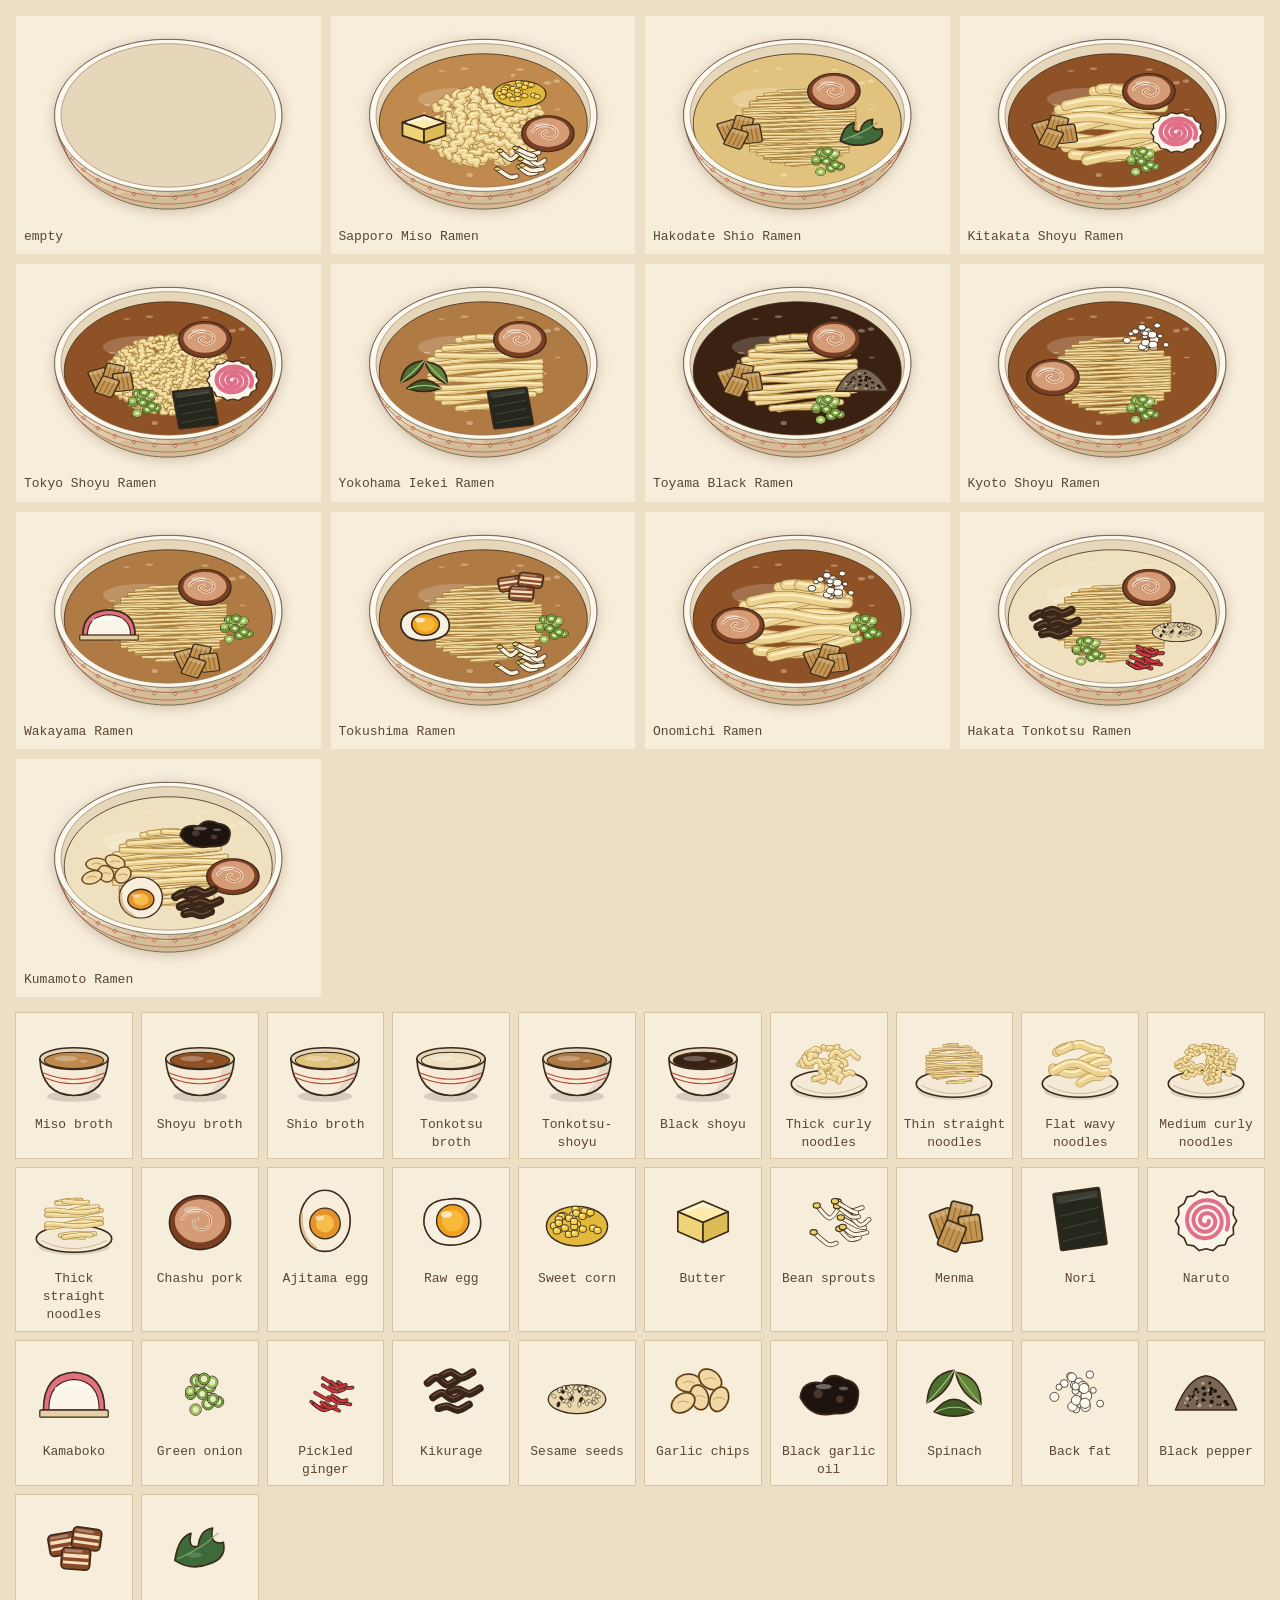
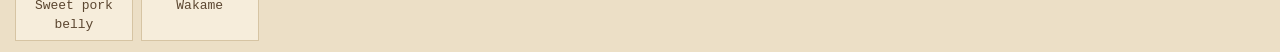
<file: tools/art-sheet.html>
<!doctype html>
<html lang="en"><head><meta charset="utf-8"><meta name="viewport" content="width=device-width,initial-scale=1">
<title>Ramen_Builder art sheet</title>
<link rel="stylesheet" href="../vendor/anatomy/iso.css">
<link rel="stylesheet" href="../css/anatomy-sepia.css">
<style>
  body{margin:0;padding:16px;background:var(--anatomy-page);color:var(--anatomy-text);font:13px/1.4 ui-monospace,Consolas,monospace}
  .grid{display:grid;grid-template-columns:repeat(auto-fill,minmax(110px,1fr));gap:10px}
  .grid div{background:var(--anatomy-card);box-shadow:0 0 0 1px var(--anatomy-faint);padding:6px;text-align:center}
  .bowls{display:grid;grid-template-columns:repeat(auto-fill,minmax(300px,1fr));gap:10px;margin-bottom:16px}
  .bowls div{background:var(--anatomy-card);padding:8px}
</style></head>
<body class="iso" data-theme="sepia">
<div class="bowls" id="bowls"></div>
<div class="grid" id="grid"></div>
<script type="module">
import { INGREDIENTS, RECIPES } from '../js/data.js';
import { ingredientSvg, bowlSvg } from '../js/art.js';
const grid = document.getElementById('grid');
for (const id of Object.keys(INGREDIENTS)) grid.insertAdjacentHTML('beforeend', `<div>${ingredientSvg(id, { size: 90 })}<br>${INGREDIENTS[id].name}</div>`);
const bowls = document.getElementById('bowls');
bowls.insertAdjacentHTML('beforeend', `<div>${bowlSvg({ broth: null, noodles: null, toppings: [] })}<br>empty</div>`);
for (const r of RECIPES) bowls.insertAdjacentHTML('beforeend', `<div>${bowlSvg({ broth: r.broth, noodles: r.noodles, toppings: r.toppings })}<br>${r.name}</div>`);
</script>
</body></html>
</file>
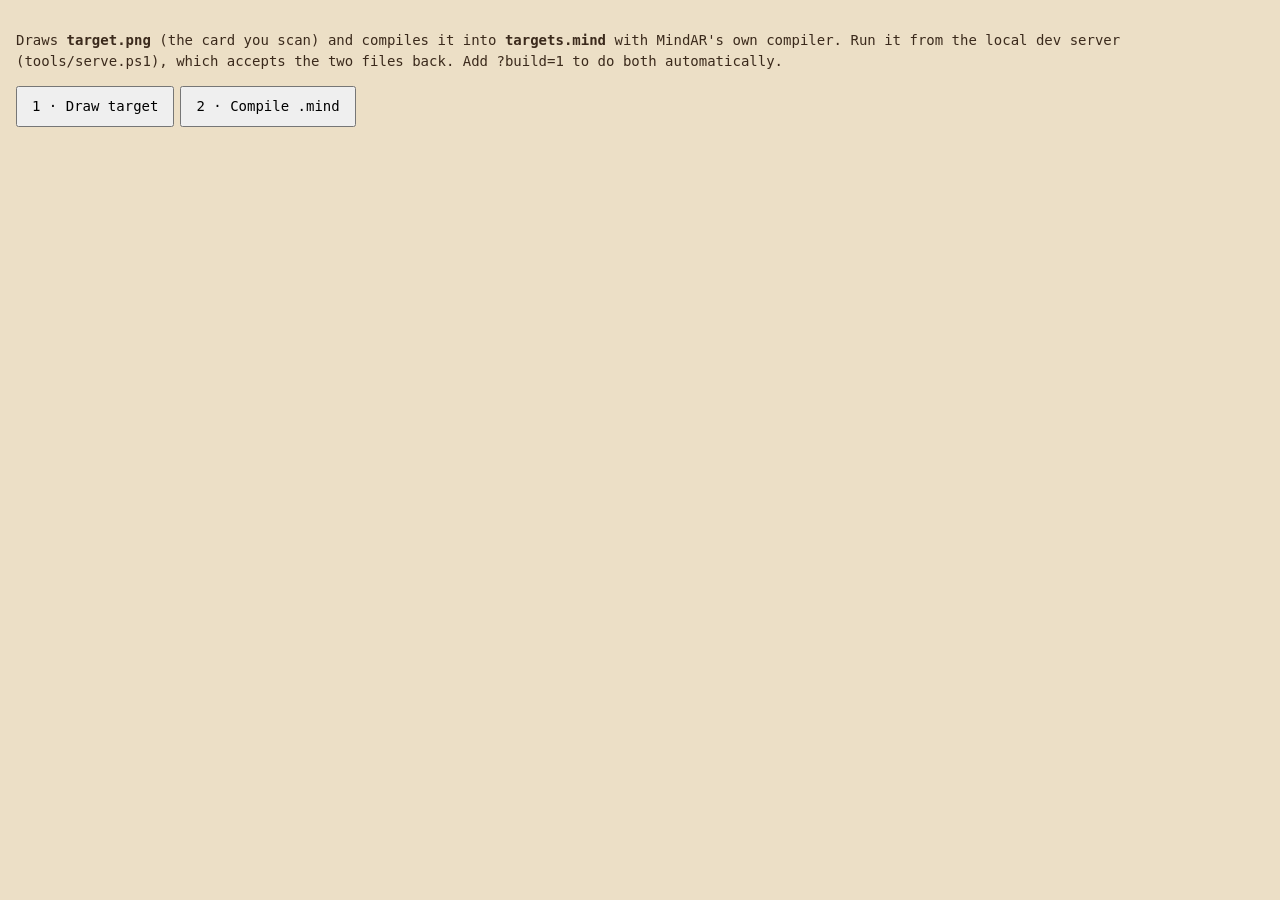
<file: tools/make-target.html>
<!doctype html>
<html lang="en"><head><meta charset="utf-8"><meta name="viewport" content="width=device-width,initial-scale=1">
<title>Ramen_Builder target maker</title>
<style>
  body{margin:0;padding:16px;background:#ecdfc6;color:#3b2a1c;font:14px/1.5 ui-monospace,Consolas,monospace}
  img,canvas{max-width:100%;box-shadow:0 0 0 1px #8c7457;display:block;margin:10px 0}
  button{font:inherit;padding:8px 14px;margin-right:6px}
  #log{white-space:pre-wrap}
</style></head>
<body>
<p>Draws <b>target.png</b> (the card you scan) and compiles it into <b>targets.mind</b> with MindAR's own compiler.
Run it from the local dev server (<code>tools/serve.ps1</code>), which accepts the two files back. Add <code>?build=1</code> to do both automatically.</p>
<button id="draw">1 · Draw target</button><button id="compile">2 · Compile .mind</button>
<div id="log"></div>
<div id="out"></div>
<script type="module">
import { RECIPES, INGREDIENTS } from '../js/data.js';
import { ingredientSvg, bowlSvg, japanMapSvg, rng } from '../js/art.js';

const W = 1500, H = 1000;
const log = (t) => { document.getElementById('log').textContent += t + '\n'; };
const out = document.getElementById('out');

async function css(){
  const [a, b] = await Promise.all(['../vendor/anatomy/iso.css', '../css/anatomy-sepia.css'].map((u) => fetch(u).then((r) => r.text())));
  return a + b;
}
const inner = (svg) => svg.replace(/^<svg[^>]*>/, '').replace(/<\/svg>$/, '');
const vb = (svg) => svg.match(/viewBox="([^"]+)"/)[1];

async function targetSvg(){
  const r = rng(2026);
  const s = [];
  s.push(`<rect width="${W}" height="${H}" fill="#f1e5cc"/>`);
  // paper fibres and ink speckle: dense, non-repeating texture is what the tracker locks onto
  for (let i = 0; i < 2600; i++){
    const x = r() * W, y = r() * H, a = r() * 6.28, l = 3 + r() * 14;
    s.push(`<path d="M${x.toFixed(1)} ${y.toFixed(1)}l${(Math.cos(a) * l).toFixed(1)} ${(Math.sin(a) * l).toFixed(1)}" stroke="#8c7457" stroke-opacity="${(0.12 + r() * 0.25).toFixed(2)}" stroke-width="${(0.6 + r()).toFixed(1)}"/>`);
  }
  for (let i = 0; i < 900; i++) s.push(`<circle cx="${(r() * W).toFixed(1)}" cy="${(r() * H).toFixed(1)}" r="${(0.6 + r() * 1.8).toFixed(1)}" fill="#3b2a1c" fill-opacity="${(0.2 + r() * 0.5).toFixed(2)}"/>`);
  // frame and a ruler along two sides (Anatomy plate look), with an off-centre notch
  s.push(`<rect x="22" y="22" width="${W - 44}" height="${H - 44}" fill="none" stroke="#3b2a1c" stroke-width="4"/>`);
  s.push(`<rect x="34" y="34" width="${W - 68}" height="${H - 68}" fill="none" stroke="#8c7457" stroke-width="1.5"/>`);
  for (let x = 40, n = 0; x < W - 40; x += 12, n++){
    const major = n % 5 === 0;
    s.push(`<path d="M${x} 34v${major ? 16 : 8}" stroke="#3b2a1c" stroke-width="${major ? 2 : 1}"/>`);
    if (n % 10 === 0) s.push(`<text x="${x + 3}" y="64" font-family="Consolas,monospace" font-size="13" fill="#5b4630">${n}</text>`);
  }
  for (let y = 40, n = 0; y < H - 40; y += 12, n++){
    const major = n % 5 === 0;
    s.push(`<path d="M34 ${y}h${major ? 16 : 8}" stroke="#3b2a1c" stroke-width="${major ? 2 : 1}"/>`);
  }
  [[44, 44], [W - 44, 44], [44, H - 44], [W - 44, H - 44]].forEach(([x, y]) => s.push(`<circle cx="${x}" cy="${y}" r="5" fill="#d2bd98" stroke="#3b2a1c" stroke-width="1.5"/>`));
  // title block, top-left
  s.push(`<text x="78" y="190" font-family="Georgia,'Times New Roman',serif" font-weight="700" font-size="150" fill="#2b1e13" letter-spacing="4">RAMEN</text>`);
  s.push(`<text x="84" y="290" font-family="Georgia,'Times New Roman',serif" font-weight="700" font-style="italic" font-size="104" fill="#b5452f">Builder</text>`);
  s.push(`<text x="84" y="334" font-family="Consolas,monospace" font-size="22" fill="#5b4630" letter-spacing="3">FIG. 01 · SCAN ME TO OPEN THE SHOP · ラーメン屋</text>`);
  // the bowl, low and to the left
  const bowl = bowlSvg({ broth: 'miso', noodles: 'thickCurly', toppings: ['chashu', 'corn', 'butter', 'moyashi', 'negi'] });
  s.push(`<svg x="40" y="350" width="780" height="502" viewBox="${vb(bowl)}">${inner(bowl)}</svg>`);
  // chopsticks resting across, deliberately skewed
  s.push(`<g transform="rotate(-17 640 420)"><rect x="380" y="400" width="520" height="13" rx="6" fill="#a8743f" stroke="#3b2a1c" stroke-width="2"/><rect x="390" y="424" width="510" height="11" rx="5" fill="#bb8650" stroke="#3b2a1c" stroke-width="2"/></g>`);
  // ingredient specimens scattered over the right half, each with a label
  const picks = ['naruto', 'nori', 'ajitama', 'menma', 'kikurage', 'beniShoga', 'spinach', 'kamaboko', 'shoyu', 'flatWavy', 'garlicChips', 'wakame', 'tonkotsu'];
  const spots = [[860, 70, 150, -8], [1040, 110, 120, 6], [1190, 60, 130, 12], [880, 260, 120, 3], [1030, 290, 110, -12],
                 [1180, 250, 140, -4], [850, 440, 130, 9], [1010, 470, 115, -6], [860, 640, 140, 0], [1030, 650, 150, 4],
                 [1210, 470, 110, 14], [870, 820, 110, -10], [1000, 830, 120, 7]];
  picks.forEach((id, i) => {
    const [x, y, size, rot] = spots[i];
    const svg = ingredientSvg(id);
    s.push(`<g transform="rotate(${rot} ${x + size / 2} ${y + size / 2})"><svg x="${x}" y="${y}" width="${size}" height="${size}" viewBox="0 0 100 100">${inner(svg)}</svg></g>`);
    s.push(`<text x="${x + size / 2}" y="${y + size + 6}" text-anchor="middle" font-family="Consolas,monospace" font-size="15" fill="#3b2a1c">${INGREDIENTS[id].name.toUpperCase()}</text>`);
    s.push(`<text x="${x + size / 2}" y="${y + size + 24}" text-anchor="middle" font-family="'Yu Gothic','Meiryo',sans-serif" font-size="15" fill="#8c7457">${INGREDIENTS[id].jp}</text>`);
  });
  // vertical katakana down the right edge
  ['ラ', 'ー', 'メ', 'ン'].forEach((c, i) => s.push(`<text x="1395" y="${300 + i * 118}" text-anchor="middle" font-family="'Yu Gothic','Meiryo',sans-serif" font-weight="900" font-size="104" fill="#3b2a1c">${c}</text>`));
  s.push(`<rect x="1336" y="196" width="118" height="${4 * 118 + 30}" fill="none" stroke="#b5452f" stroke-width="3"/>`);
  // the map of regions, bottom right, plus the list of bowls under the big bowl
  const map = japanMapSvg(RECIPES, 'sapporo');
  s.push(`<svg x="1170" y="690" width="260" height="260" viewBox="0 0 100 100">${inner(map)}</svg>`);
  RECIPES.forEach((rcp, i) => {
    const col = i % 3, row = Math.floor(i / 3);
    s.push(`<text x="${86 + col * 245}" y="${872 + row * 26}" font-family="Consolas,monospace" font-size="17" fill="${i % 4 ? '#5b4630' : '#b5452f'}">${String(i + 1).padStart(2, '0')} ${rcp.place.split(' · ')[0].toUpperCase()}</text>`);
  });
  // a red seal, off-centre
  s.push(`<g transform="rotate(-14 760 210)"><circle cx="760" cy="210" r="62" fill="none" stroke="#b5452f" stroke-width="7"/><text x="760" y="236" text-anchor="middle" font-family="'Yu Gothic','Meiryo',sans-serif" font-weight="900" font-size="72" fill="#b5452f">麺</text></g>`);
  return `<svg xmlns="http://www.w3.org/2000/svg" class="iso" data-theme="sepia" width="${W}" height="${H}" viewBox="0 0 ${W} ${H}"><style>${await css()}</style>${s.join('')}</svg>`;
}

async function save(name, blob){
  const res = await fetch(`/__save?name=${encodeURIComponent(name)}`, { method: 'POST', body: blob });
  log(`${name}: ${res.ok ? 'saved' : 'save failed ' + res.status} (${(blob.size / 1024).toFixed(0)} KB)`);
}

// ?src=../assets/ramen-painting.jpg uses a painted illustration as the card instead of the
// generated one (scaled so its longest side is 1400 px, as in the Pagoda project).
async function fromSource(src){
  const img = new Image();
  await new Promise((ok, fail) => { img.onload = ok; img.onerror = fail; img.src = src + (src.includes('?') ? '&' : '?') + Date.now(); });
  const k = Math.min(1, 1400 / Math.max(img.naturalWidth, img.naturalHeight));
  const c = document.createElement('canvas');
  c.width = Math.round(img.naturalWidth * k); c.height = Math.round(img.naturalHeight * k);
  c.getContext('2d').drawImage(img, 0, 0, c.width, c.height);
  log(`illustration ${src}: ${c.width} × ${c.height}`);
  return c;
}

async function draw(){
  const src = new URLSearchParams(location.search).get('src');
  let c;
  if (src) c = await fromSource(src);
  else {
    const svg = await targetSvg();
    const url = URL.createObjectURL(new Blob([svg], { type: 'image/svg+xml' }));
    const img = new Image();
    await new Promise((ok, fail) => { img.onload = ok; img.onerror = fail; img.src = url; });
    c = document.createElement('canvas');
    c.width = W; c.height = H;
    c.getContext('2d').drawImage(img, 0, 0);
  }
  const blob = await new Promise((ok) => c.toBlob(ok, 'image/png'));
  out.innerHTML = '';
  const shown = new Image(); shown.src = URL.createObjectURL(blob); out.appendChild(shown);
  await save('target.png', blob);
}

async function compile(){
  log('loading MindAR compiler…');
  await import('https://cdn.jsdelivr.net/npm/mind-ar@1.2.5/dist/mindar-image.prod.js');
  const img = new Image();
  img.src = '../target.png?' + Date.now();
  await img.decode();
  const compiler = new window.MINDAR.IMAGE.Compiler();
  let last = -10;
  const data = await compiler.compileImageTargets([img], (p) => { if (p - last >= 10){ last = p; log(`compiling ${p.toFixed(0)}%`); } });
  const t = data[0];
  log(`detection points: ${t.matchingData.reduce((n, l) => n + l.maximaPoints.length + l.minimaPoints.length, 0)} over ${t.matchingData.length} scales; tracking points: ${t.trackingData.reduce((n, l) => n + l.points.length, 0)}`);
  const buf = await compiler.exportData();
  await save('targets.mind', new Blob([buf]));
  window.__done = true;
}

document.getElementById('draw').onclick = draw;
document.getElementById('compile').onclick = compile;
if (new URLSearchParams(location.search).has('build')) draw().then(compile).catch((e) => { log('ERROR ' + e); window.__done = 'error'; });
</script>
</body></html>
</file>
<file: vendor/anatomy/iso.css>
.iso{
  --anatomy-page:#0b0b0b;--anatomy-card:#131313;--anatomy-text:#a3a3a3;--anatomy-strong:#e6e6e6;--anatomy-muted:#6e6e6e;
  --anatomy-paper:#131313;--anatomy-face:#1b1b1b;--anatomy-top:#1c1c1c;
  --anatomy-shade-0:#0f0f0f;--anatomy-shade-1:#121212;--anatomy-shade-2:#151515;--anatomy-shade-3:#181818;
  --anatomy-lit-top:#262626;--anatomy-lit-shade:#1d1d1d;
  --anatomy-hi:#d4d4d4;--anatomy-mid:#6a6a6a;--anatomy-lo:#3e3e3e;--anatomy-faint:#2a2a2a;--anatomy-lit:#ffffff;
  --anatomy-halo:#050505;--anatomy-halo-opacity:.9;--anatomy-dot:#e6e6e6;
  --anatomy-red:#ff6b6b;--anatomy-green:#6be0a0;--anatomy-blue:#6b9bff;
  --anatomy-weight:.6px;--anatomy-ease:cubic-bezier(.32,.72,0,1);
  --anatomy-mono:ui-monospace,"SF Mono",Menlo,Consolas,monospace;
  --anatomy-lift:inset 0 1px 0 0 #ffffff0a,inset 0 0 0 1px #ffffff06,0 0 0 1px #00000026,0 1px 1px -.5px #00000014,0 3px 3px -1.5px #00000014,0 6px 6px -3px #00000014,0 12px 12px -6px #00000014;
}
.iso[data-theme="light"]{
  --anatomy-page:#f2f2ef;--anatomy-card:#fbfbfa;--anatomy-text:#57575a;--anatomy-strong:#18181a;--anatomy-muted:#8c8c90;
  --anatomy-paper:#fbfbfa;--anatomy-face:#ffffff;--anatomy-top:#ffffff;
  --anatomy-shade-0:#dcdcd9;--anatomy-shade-1:#e5e5e2;--anatomy-shade-2:#ededea;--anatomy-shade-3:#f4f4f1;
  --anatomy-lit-top:#ffffff;--anatomy-lit-shade:#eeeeeb;
  --anatomy-hi:#26262a;--anatomy-mid:#8a8a8f;--anatomy-lo:#b4b4b8;--anatomy-faint:#d4d4d6;--anatomy-lit:#000000;
  --anatomy-halo:#8a8a80;--anatomy-halo-opacity:.32;--anatomy-dot:#3a3a3e;
  --anatomy-red:#e5484d;--anatomy-green:#30a46c;--anatomy-blue:#3e63dd;
  --anatomy-lift:inset 0 1px 0 0 #ffffff,0 0 0 1px #0000000f,0 1px 1px -.5px #0000000a,0 3px 3px -1.5px #0000000a,0 6px 6px -3px #0000000a,0 12px 12px -6px #0000000a;
}
.iso-svg{display:block;width:100%;height:auto;overflow:visible}
.iso-svg path,.iso-svg circle{vector-effect:non-scaling-stroke}
.iso-fill{fill:var(--anatomy-paper);stroke:none}
.iso-solid[data-lit]>.iso-fill{fill:var(--anatomy-face)}
.iso-shade,.iso-top{stroke:none}
.iso-shade[data-shade="0"]{fill:var(--anatomy-shade-0)}
.iso-shade[data-shade="1"]{fill:var(--anatomy-shade-1)}
.iso-shade[data-shade="2"]{fill:var(--anatomy-shade-2)}
.iso-shade[data-shade="3"]{fill:var(--anatomy-shade-3)}
.iso-top{fill:var(--anatomy-top)}
.iso-solid[data-lit]>.iso-top{fill:var(--anatomy-lit-top)}
.iso-solid[data-lit]>.iso-shade{fill:var(--anatomy-lit-shade)}
.iso-solid[data-seamless]>.iso-shade,.iso-solid[data-seamless]>.iso-top{stroke-width:.4;stroke-linejoin:round}
.iso-solid[data-seamless]>.iso-shade[data-shade="0"]{stroke:var(--anatomy-shade-0)}
.iso-solid[data-seamless]>.iso-shade[data-shade="1"]{stroke:var(--anatomy-shade-1)}
.iso-solid[data-seamless]>.iso-shade[data-shade="2"]{stroke:var(--anatomy-shade-2)}
.iso-solid[data-seamless]>.iso-shade[data-shade="3"]{stroke:var(--anatomy-shade-3)}
.iso-solid[data-seamless]>.iso-top{stroke:var(--anatomy-top)}
.iso-solid[data-seamless][data-lit]>.iso-top{stroke:var(--anatomy-lit-top)}
.iso-solid[data-seamless][data-lit]>.iso-shade{stroke:var(--anatomy-lit-shade)}
.iso-solid[data-lit]>.iso-edge{stroke:var(--anatomy-lit)}
.iso-halo{fill:var(--anatomy-halo);stroke:none;filter:blur(9px);opacity:var(--anatomy-halo-opacity);transform:translateY(3px)}
.iso-line{fill:none;stroke:var(--anatomy-lo);stroke-width:var(--anatomy-weight);stroke-linecap:round;stroke-linejoin:round}
.iso-line[data-tone="hi"]{stroke:var(--anatomy-hi)}
.iso-line[data-tone="mid"]{stroke:var(--anatomy-mid)}
.iso-line[data-tone="lo"]{stroke:var(--anatomy-lo)}
.iso-line[data-tone="faint"]{stroke:var(--anatomy-faint)}
.iso-line[data-tone="lit"]{stroke:var(--anatomy-lit)}
.iso-line[data-tone="red"]{stroke:var(--anatomy-red)}
.iso-line[data-tone="green"]{stroke:var(--anatomy-green)}
.iso-line[data-tone="blue"]{stroke:var(--anatomy-blue)}
.iso-line[data-dotted]{stroke-dasharray:.01 3.5;stroke-width:1}
.iso-line[data-dashed]{stroke-dasharray:3 3}
.iso-line[data-flow]{stroke-dasharray:2 6}
.iso-wire-end{fill:var(--anatomy-paper);stroke:var(--anatomy-lo);stroke-width:var(--anatomy-weight)}
.iso-wire[data-tone="hi"] .iso-wire-end{stroke:var(--anatomy-hi)}
.iso-wire[data-tone="mid"] .iso-wire-end{stroke:var(--anatomy-mid)}
.iso-wire[data-tone="faint"] .iso-wire-end{stroke:var(--anatomy-faint)}
.iso-wire[data-tone="lit"] .iso-wire-end{stroke:var(--anatomy-lit)}
.iso-dots circle{fill:var(--anatomy-dot);stroke:none;opacity:.32}
.iso-dots[data-tone="hi"] circle{opacity:.85}
.iso-dots[data-tone="mid"] circle{opacity:.45}
.iso-dots[data-tone="lo"] circle{opacity:.22}
.iso-dots[data-tone="faint"] circle{opacity:.12}
.iso-face-text{fill:var(--anatomy-mid);font-family:var(--anatomy-mono);letter-spacing:.04em}
.iso-face-text[data-tone="hi"]{fill:var(--anatomy-hi)}
.iso-face-text[data-tone="lo"]{fill:var(--anatomy-lo)}
.iso-face-text[data-tone="faint"]{fill:var(--anatomy-faint)}
.tb-body{fill:var(--anatomy-shade-2);stroke:none}
.tb-shine{fill:var(--anatomy-top);stroke:none}
.tb-shade{fill:var(--anatomy-shade-0);stroke:none}
.tb-ring{fill:none;stroke:var(--anatomy-lo);stroke-width:.45;stroke-linecap:butt;stroke-linejoin:round}
.tb-ring[data-tone="mid"]{stroke:var(--anatomy-mid)}
.tb-ring[data-tone="faint"]{stroke:var(--anatomy-faint)}
.tb-ring[data-tone="hi"]{stroke:var(--anatomy-hi)}
@keyframes iso-flow{to{stroke-dashoffset:-32}}
@keyframes iso-pulse{0%,100%{opacity:.18}12%{opacity:1}40%{opacity:.18}}
.iso-line[data-flow]{animation:iso-flow 1600ms linear infinite}
.iso-dots circle[data-pulse]{animation:iso-pulse 1600ms steps(1,end) infinite;animation-delay:var(--pulse-at,0ms)}
.iso-figure{margin:32px 0 36px}
.iso-plate{position:relative;padding:52px 24px;border-radius:0;background:var(--anatomy-card);box-shadow:0 0 0 1px var(--anatomy-mid);--anatomy-paper:var(--anatomy-card)}
.iso-plate-corners{position:absolute;inset:18px 20px;pointer-events:none}
.iso-plate-corner{position:absolute;color:var(--anatomy-muted);font-family:var(--anatomy-mono);font-size:10.5px;line-height:1;letter-spacing:.04em;white-space:nowrap}
.iso-plate-corner[data-corner="fig"]{top:0;left:0;color:var(--anatomy-text)}
.iso-plate-corner[data-corner="title"]{top:0;right:0;text-transform:uppercase;letter-spacing:.1em}
.iso-plate-corner[data-corner="hint"]{bottom:0;left:0;text-transform:uppercase;letter-spacing:.1em}
.iso-plate-corner[data-corner="readout"]{right:0;bottom:0;color:var(--anatomy-text);font-variant-numeric:tabular-nums}
.iso-plate .iso-svg{margin:0 auto}
.iso-legend{display:grid;gap:8px;margin-top:12px;color:var(--anatomy-muted);font-size:13px;line-height:1.55}
.iso-keys{display:flex;flex-wrap:wrap;gap:6px 18px}
.iso-key{display:inline-flex;align-items:center;gap:7px}
.iso-swatch{width:16px;height:10px;flex:none;overflow:visible}
.iso-swatch path{fill:none;stroke:var(--anatomy-hi);stroke-width:1;vector-effect:non-scaling-stroke;stroke-linejoin:round;stroke-linecap:round}
.iso-swatch[data-mark="raised"] path,.iso-swatch[data-mark="flat"] path{stroke:var(--anatomy-mid)}
.iso-swatch[data-mark="lit"] path{stroke:var(--anatomy-lit)}
.iso-swatch[data-mark="dim"] path{stroke:var(--anatomy-lo)}
.iso-swatch[data-mark="dotted"] path{stroke-dasharray:.01 3;stroke-width:1.4}
.iso-swatch[data-mark="dashed"] path{stroke-dasharray:3 2.5}
.iso-swatch[data-mark="red"] path{stroke:var(--anatomy-red)}
.iso-swatch[data-mark="green"] path{stroke:var(--anatomy-green)}
.iso-swatch[data-mark="blue"] path{stroke:var(--anatomy-blue)}
.iso-swatch-crease{stroke:var(--anatomy-lo)!important}
@media (max-width:560px){.iso-plate{padding:48px 12px 70px}.iso-plate-corner[data-corner="hint"]{bottom:18px}}
@media (prefers-reduced-motion:reduce){.iso-line[data-flow],.iso-dots circle[data-pulse]{animation:none}}
</file>
<file: css/anatomy-sepia.css>
/* Anatomy "sepia" theme.
   Anatomy ships dark and light (vendor/anatomy/iso.css). This adds a third set
   of the same --anatomy-* tokens in warm paper and walnut ink, so every kit
   class (iso-fill, iso-shade, iso-top, iso-line, plates) renders in sepia. */
.iso[data-theme="sepia"]{
  --anatomy-page:#ecdfc6;--anatomy-card:#f6eddb;--anatomy-text:#5b4630;--anatomy-strong:#2b1e13;--anatomy-muted:#8f7a5e;
  --anatomy-paper:#f6eddb;--anatomy-face:#fbf5e8;--anatomy-top:#fdf8ee;
  --anatomy-shade-0:#d2bd98;--anatomy-shade-1:#ddcaa8;--anatomy-shade-2:#e7d8bb;--anatomy-shade-3:#f0e5cf;
  --anatomy-lit-top:#fffaf0;--anatomy-lit-shade:#efe3cb;
  --anatomy-hi:#3b2a1c;--anatomy-mid:#8c7457;--anatomy-lo:#b49c7b;--anatomy-faint:#d6c4a3;--anatomy-lit:#1c120a;
  --anatomy-halo:#7a5e3c;--anatomy-halo-opacity:.34;--anatomy-dot:#5b4630;
  --anatomy-red:#b5452f;--anatomy-green:#5f7d3a;--anatomy-blue:#3f5f7a;
  --anatomy-lift:inset 0 1px 0 0 #fffaf0,0 0 0 1px #3b2a1c14,0 1px 1px -.5px #3b2a1c12,0 3px 3px -1.5px #3b2a1c12,0 6px 6px -3px #3b2a1c12,0 12px 12px -6px #3b2a1c12;
}
.rb-rim{fill:var(--anatomy-top);stroke:var(--anatomy-hi);stroke-width:var(--anatomy-weight)}
</file>
